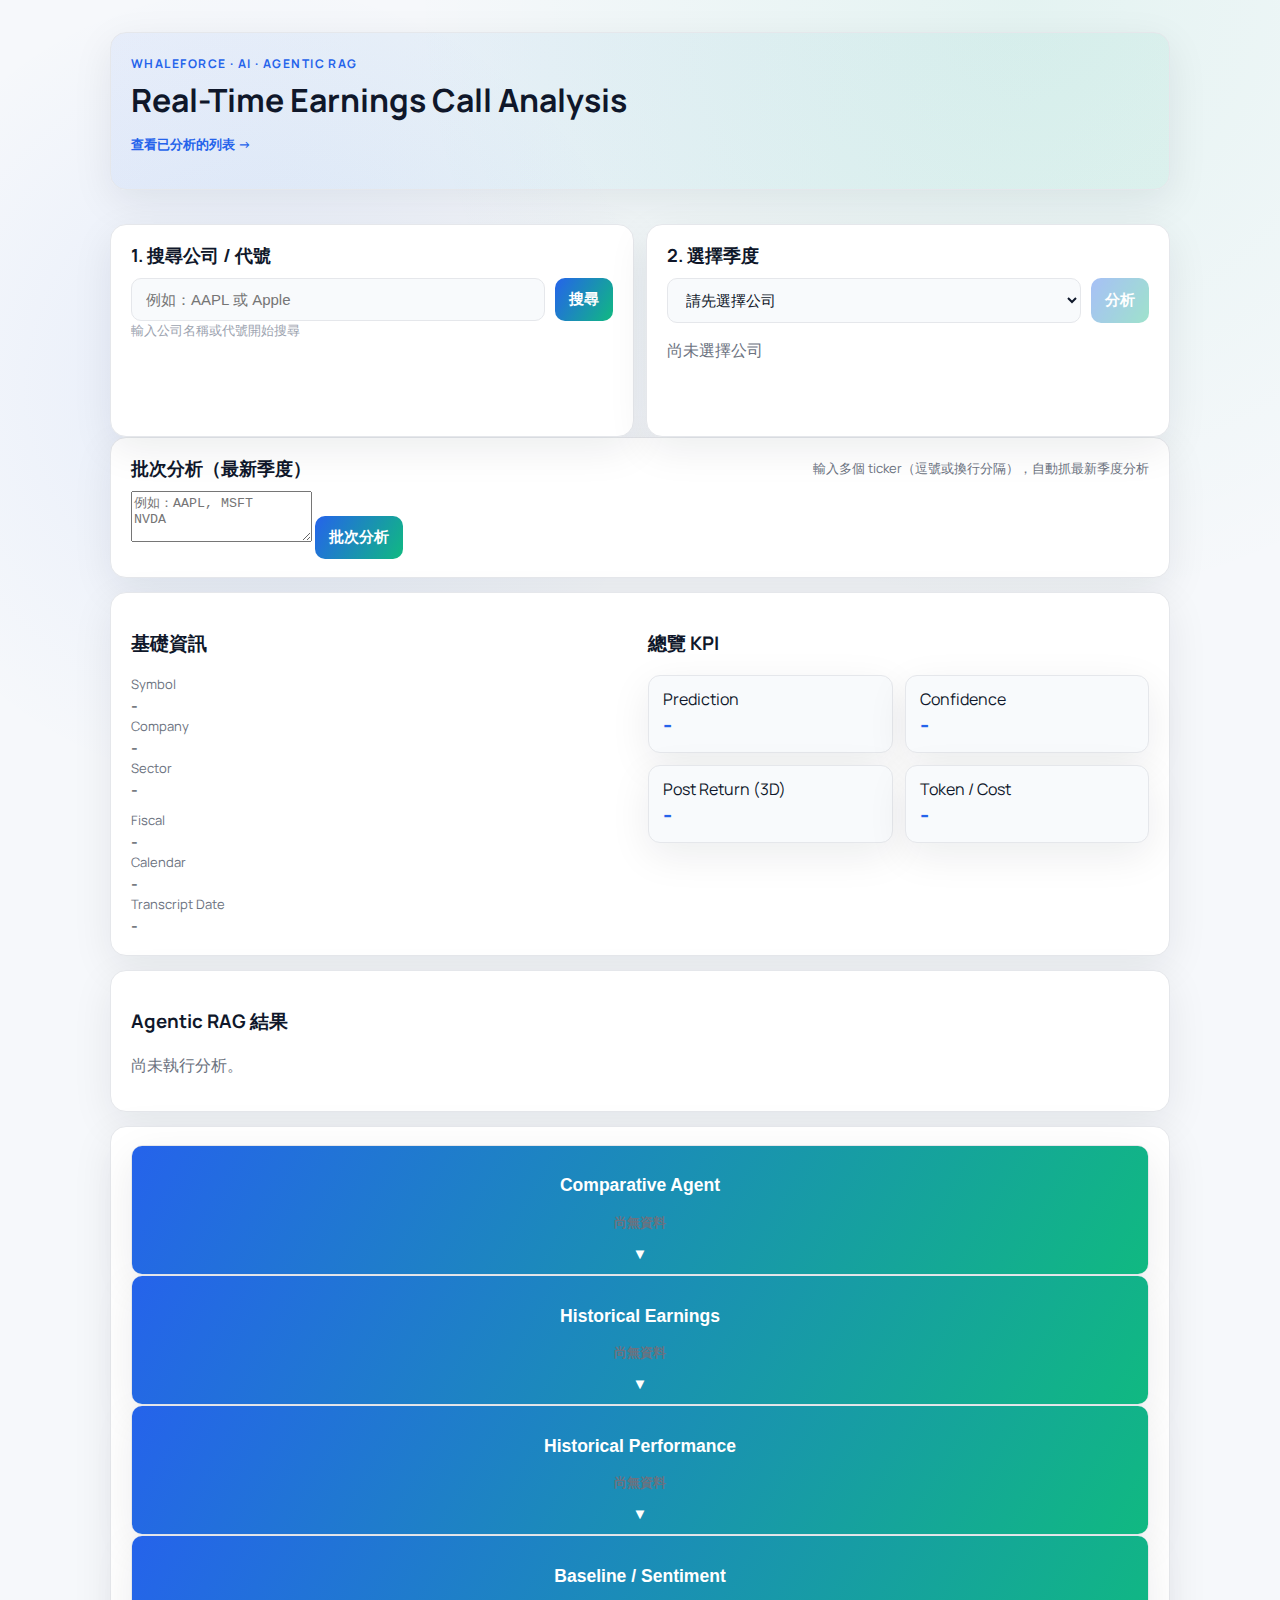
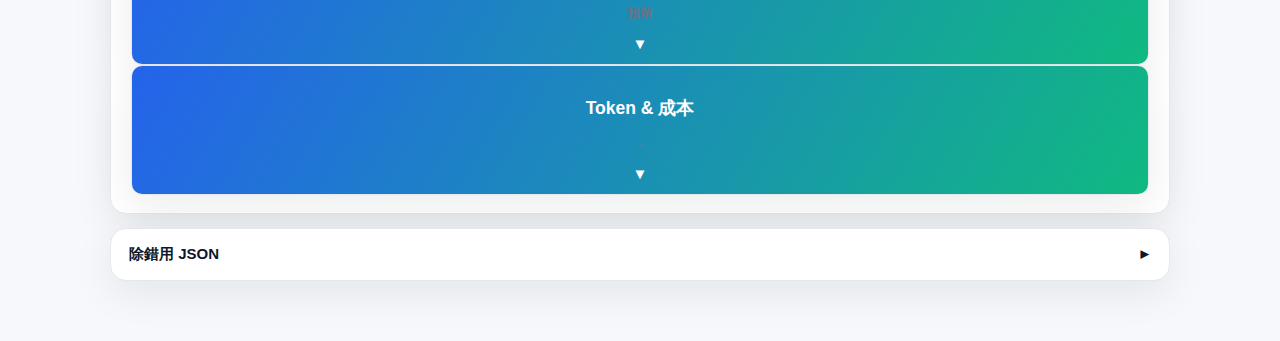
<file: static/index.html>
<!DOCTYPE html>
<html lang="zh-Hant">
  <head>
    <meta charset="UTF-8" />
    <meta name="viewport" content="width=device-width, initial-scale=1.0" />
    <title>Route B · Earnings Call Analysis</title>
    <link
      href="https://fonts.googleapis.com/css2?family=Manrope:wght@400;600;700&display=swap"
      rel="stylesheet"
    />
    <link rel="stylesheet" href="styles.css" />
  </head>
  <body>
    <div class="app-shell">
      <header class="hero">
        <p class="eyebrow">WHALEFORCE · AI · AGENTIC RAG</p>
        <h1>Real-Time Earnings Call Analysis</h1>
        <p class="lede"></p>
        <p class="muted small"><a class="link-light" href="calls.html">查看已分析的列表 →</a></p>
      </header>

      <div class="steps-grid">
        <section class="panel">
          <div class="panel-header">
            <h2>1. 搜尋公司 / 代號</h2>
          </div>
          <div class="search-row">
            <input id="search-input" type="text" placeholder="例如：AAPL 或 Apple" />
            <button id="search-btn">搜尋</button>
          </div>
          <div id="status" class="status-text"></div>
          <div id="results" class="results-list"></div>
        </section>

        <section class="panel">
          <div class="panel-header">
            <h2>2. 選擇季度</h2>
          </div>
          <div class="dates-row">
            <select id="dates-select">
              <option value="">請先選擇公司</option>
            </select>
            <button id="analyze-btn" disabled>分析</button>
          </div>
          <p id="selected-symbol" class="muted info-text">尚未選擇公司</p>
          <p id="dates-hint" class="muted small"></p>
        </section>
      </div>

      <section class="panel card-full">
        <div class="panel-header">
          <h2>批次分析（最新季度）</h2>
          <div class="muted small">輸入多個 ticker（逗號或換行分隔），自動抓最新季度分析</div>
        </div>
        <div class="batch-row">
          <textarea id="batch-input" rows="3" placeholder="例如：AAPL, MSFT&#10;NVDA"></textarea>
          <button id="batch-btn">批次分析</button>
        </div>
        <div id="batch-status" class="muted small"></div>
        <div id="batch-results" class="batch-table"></div>
      </section>

      <section class="panel card-full">
        <div class="info-kpi-grid">
          <div>
            <h3>基礎資訊</h3>
            <div class="meta meta-split">
              <div class="meta-col">
                <div><span class="label">Symbol</span><span id="meta-symbol">-</span></div>
                <div><span class="label">Company</span><span id="meta-company">-</span></div>
                <div><span class="label">Sector</span><span id="meta-sector">-</span></div>
              </div>
              <div class="meta-col">
                <div><span class="label">Fiscal</span><span id="meta-fiscal">-</span></div>
                <div><span class="label">Calendar</span><span id="meta-calendar">-</span></div>
                <div><span class="label">Transcript Date</span><span id="meta-date">-</span></div>
              </div>
            </div>
          </div>
          <div>
            <h3>總覽 KPI</h3>
            <div class="kpi-grid">
              <div class="kpi-card">
                <span class="label">Prediction</span>
                <div id="kpi-pred" class="kpi-value">-</div>
              </div>
              <div class="kpi-card">
                <span class="label">Confidence</span>
                <div id="kpi-conf" class="kpi-value">-</div>
              </div>
              <div class="kpi-card">
                <span class="label">Post Return (3D)</span>
                <div id="kpi-return" class="kpi-value">-</div>
              </div>
              <div class="kpi-card">
                <span class="label">Token / Cost</span>
                <div id="kpi-cost" class="kpi-value small">-</div>
              </div>
            </div>
          </div>
        </div>
      </section>

      <section class="panel card-full">
        <h3>Agentic RAG 結果</h3>
        <div id="agentic-content" class="agentic">
          <p class="muted">尚未執行分析。</p>
        </div>
      </section>

      <section class="panel card-full detail-list">
        <div class="detail-card">
          <button class="detail-toggle" type="button" aria-expanded="false" data-target="detail-cmp">
            <div>
              <h3>Comparative Agent</h3>
              <p id="detail-cmp-summary" class="muted small">尚無資料</p>
            </div>
            <span class="chevron">▼</span>
          </button>
          <div id="detail-cmp" class="detail-body" hidden>尚無資料</div>
        </div>
        <div class="detail-card">
          <button class="detail-toggle" type="button" aria-expanded="false" data-target="detail-hist">
            <div>
              <h3>Historical Earnings</h3>
              <p id="detail-hist-summary" class="muted small">尚無資料</p>
            </div>
            <span class="chevron">▼</span>
          </button>
          <div id="detail-hist" class="detail-body" hidden>尚無資料</div>
        </div>
        <div class="detail-card">
          <button class="detail-toggle" type="button" aria-expanded="false" data-target="detail-perf">
            <div>
              <h3>Historical Performance</h3>
              <p id="detail-perf-summary" class="muted small">尚無資料</p>
            </div>
            <span class="chevron">▼</span>
          </button>
          <div id="detail-perf" class="detail-body" hidden>尚無資料</div>
        </div>
        <div class="detail-card">
          <button class="detail-toggle" type="button" aria-expanded="false" data-target="detail-baseline">
            <div>
              <h3>Baseline / Sentiment</h3>
              <p id="detail-baseline-summary" class="muted small">預留</p>
            </div>
            <span class="chevron">▼</span>
          </button>
          <div id="detail-baseline" class="detail-body" hidden>預留</div>
        </div>
        <div class="detail-card">
          <button class="detail-toggle" type="button" aria-expanded="false" data-target="detail-tokens">
            <div>
              <h3>Token & 成本</h3>
              <p id="detail-tokens-summary" class="muted small">-</p>
            </div>
            <span class="chevron">▼</span>
          </button>
          <div id="detail-tokens" class="detail-body" hidden>-</div>
        </div>
      </section>

      <section class="panel collapsible">
        <button class="collapse-toggle" type="button" aria-expanded="false" aria-controls="debug-json">
          <span>除錯用 JSON</span>
          <span class="chevron">▼</span>
        </button>
        <div id="debug-json-wrap" class="collapse-body" hidden>
          <pre id="debug-json" class="debug-block">{}</pre>
        </div>
      </section>
    </div>

    <script src="script.js"></script>
  </body>
</html>
</file>
<file: static/styles.css>
:root {
  --bg: #f6f8fb;
  --card: #ffffff;
  --muted: #6b7280;
  --accent: #2563eb;
  --accent-2: #10b981;
  --text: #0f172a;
  --border: #e5e7eb;
  --shadow: 0 12px 40px rgba(15, 23, 42, 0.08);
  --success: #16a34a;
}

*,
*::before,
*::after {
  box-sizing: border-box;
}

body {
  margin: 0;
  background: radial-gradient(circle at 20% 20%, rgba(37, 99, 235, 0.08), transparent 22%),
    radial-gradient(circle at 80% 0%, rgba(16, 185, 129, 0.08), transparent 28%),
    var(--bg);
  color: var(--text);
  font-family: "Manrope", system-ui, -apple-system, BlinkMacSystemFont, "Segoe UI", sans-serif;
  min-height: 100vh;
}

.app-shell {
  max-width: 1100px;
  margin: 0 auto;
  padding: 32px 20px 60px;
}

.hero {
  margin-bottom: 20px;
  background: linear-gradient(120deg, rgba(37, 99, 235, 0.07), rgba(16, 185, 129, 0.07));
  border: 1px solid var(--border);
  border-radius: 16px;
  padding: 22px 20px;
  box-shadow: var(--shadow);
}

.eyebrow {
  text-transform: uppercase;
  letter-spacing: 0.12em;
  color: var(--accent);
  font-weight: 700;
  margin: 0 0 6px;
  font-size: 12px;
}

h1 {
  margin: 0 0 8px;
  font-size: 32px;
}

.lede {
  margin: 0;
  color: var(--muted);
  max-width: 760px;
  line-height: 1.6;
}

.panel {
  background: var(--card);
  border: 1px solid var(--border);
  border-radius: 16px;
  padding: 18px 20px;
  margin-top: 14px;
  box-shadow: var(--shadow);
}

.steps-grid {
  display: grid;
  gap: 12px;
  grid-template-columns: repeat(auto-fit, minmax(320px, 1fr));
  align-items: stretch;
}

.steps-grid .panel {
  height: 100%;
  display: flex;
  flex-direction: column;
}

.panel-header {
  display: flex;
  align-items: center;
  justify-content: space-between;
  gap: 12px;
  margin-bottom: 10px;
  text-align: left;
}

h2 {
  margin: 0;
  font-size: 18px;
}

.muted {
  color: var(--muted);
}

.link-light {
  color: var(--accent);
  text-decoration: none;
  font-weight: 600;
}

.link-light:hover {
  text-decoration: underline;
}

.small {
  font-size: 13px;
}

.search-row,
.dates-row {
  display: grid;
  grid-template-columns: minmax(200px, 1fr) auto;
  gap: 10px;
}

input,
select,
button {
  border-radius: 10px;
  border: 1px solid var(--border);
  background: #f8fafc;
  color: var(--text);
  padding: 12px 14px;
  font-size: 15px;
}

button {
  background: linear-gradient(120deg, var(--accent), var(--accent-2));
  border: none;
  font-weight: 700;
  color: #fff;
  cursor: pointer;
  transition: transform 0.05s ease, box-shadow 0.2s ease;
}

button:disabled {
  opacity: 0.4;
  cursor: not-allowed;
  box-shadow: none;
}

button:not(:disabled):hover {
  box-shadow: 0 10px 30px rgba(56, 189, 248, 0.25);
}

button:not(:disabled):active {
  transform: translateY(1px);
}

.results-list {
  margin-top: 12px;
  display: grid;
  gap: 8px;
}

.result-item {
  border: 1px solid var(--border);
  border-radius: 12px;
  padding: 10px 12px;
  display: flex;
  justify-content: space-between;
  align-items: center;
  background: #f8fafc;
}

.result-item .info {
  display: flex;
  flex-direction: column;
  gap: 3px;
}

.result-item .title {
  font-weight: 700;
}

.chip {
  background: rgba(56, 189, 248, 0.12);
  color: var(--accent);
  border-radius: 8px;
  padding: 4px 8px;
  font-size: 12px;
  border: 1px solid rgba(56, 189, 248, 0.3);
}

.grid {
  display: grid;
  gap: 14px;
  grid-template-columns: repeat(auto-fit, minmax(260px, 1fr));
}

.card {
  border: 1px solid var(--border);
  border-radius: 12px;
  padding: 14px;
  background: #fdfefe;
  box-shadow: var(--shadow);
}

.card-full {
  width: 100%;
}

.info-kpi-grid {
  display: grid;
  grid-template-columns: repeat(auto-fit, minmax(320px, 1fr));
  gap: 16px;
  align-items: start;
}

.kpi-grid {
  display: grid;
  grid-template-columns: repeat(auto-fit, minmax(180px, 1fr));
  gap: 12px;
}

.kpi-card {
  background: #f8fafc;
  border: 1px solid var(--border);
  border-radius: 12px;
  padding: 12px 14px;
  box-shadow: var(--shadow);
}

.kpi-value {
  font-size: 22px;
  font-weight: 800;
  color: var(--accent);
}

.detail-grid {
  display: grid;
  grid-template-columns: repeat(auto-fit, minmax(260px, 1fr));
  gap: 12px;
}

.detail-card {
  border: 1px solid var(--border);
  border-radius: 12px;
  background: #fdfefe;
  box-shadow: var(--shadow);
  display: flex;
  flex-direction: column;
}

.detail-header {
  padding: 12px 14px;
  border-bottom: 1px solid var(--border);
}

.detail-body {
  padding: 12px 14px 16px;
  white-space: pre-wrap;
  word-break: break-word;
}

.accordion {
  border: 1px solid var(--border);
  border-radius: 12px;
  overflow: hidden;
  background: #f8fafc;
}

.accordion-item + .accordion-item {
  border-top: 1px solid var(--border);
}

.accordion-header {
  width: 100%;
  text-align: left;
  background: transparent;
  border: none;
  padding: 12px 14px;
  display: flex;
  justify-content: space-between;
  align-items: center;
  font-weight: 700;
  color: var(--text);
  cursor: pointer;
}

.accordion-header .chevron {
  transition: transform 0.2s ease;
}

.accordion-header[aria-expanded="false"] .chevron {
  transform: rotate(-90deg);
}

.accordion-body {
  padding: 12px 14px 14px;
  background: #ffffff;
  color: var(--text);
}

.meta {
  display: grid;
  gap: 10px;
}

.meta .label {
  display: block;
  color: var(--muted);
  font-size: 13px;
  margin-bottom: 2px;
}

.table-wrapper {
  overflow-x: auto;
}

.debug-block {
  background: #0f172a;
  color: #e5e7eb;
  border-radius: 12px;
  padding: 12px;
  border: 1px solid #111827;
  overflow-x: auto;
}

.collapsible {
  padding: 0;
  overflow: hidden;
}

.collapse-toggle {
  width: 100%;
  padding: 16px 18px;
  border: none;
  background: transparent;
  font-size: 15px;
  font-weight: 700;
  color: var(--text);
  display: flex;
  align-items: center;
  justify-content: space-between;
  cursor: pointer;
}

.collapse-toggle .chevron {
  transition: transform 0.2s ease;
}

.collapse-body {
  border-top: 1px solid var(--border);
  padding: 12px 14px 16px;
}

.collapsed .collapse-body {
  display: none;
}

.collapsed .collapse-toggle .chevron {
  transform: rotate(-90deg);
}

table {
  width: 100%;
  border-collapse: collapse;
}

th,
td {
  border-bottom: 1px solid var(--border);
  padding: 10px 8px;
  text-align: left;
}

th {
  color: var(--muted);
  font-weight: 700;
  font-size: 14px;
}

.secondary {
  background: #0f172a;
  border: 1px solid var(--border);
}

.agentic h4 {
  margin: 8px 0 4px;
}

.agentic ul {
  padding-left: 18px;
  margin: 6px 0 0;
  color: var(--text);
}

.debug-block {
  background: #0b1220;
  color: #a5b4fc;
  border-radius: 12px;
  padding: 12px;
  border: 1px solid var(--border);
  overflow-x: auto;
}

#status {
  font-size: 13px;
  color: var(--muted);
}

.badge {
  display: inline-flex;
  align-items: center;
  gap: 6px;
  font-size: 12px;
  padding: 4px 8px;
  border-radius: 8px;
  background: rgba(34, 197, 94, 0.15);
  border: 1px solid rgba(34, 197, 94, 0.4);
  color: var(--success);
  font-weight: 700;
}

@media (max-width: 640px) {
  .search-row,
  .dates-row {
    grid-template-columns: 1fr;
  }

  .panel-header {
    flex-direction: column;
    align-items: flex-start;
  }
}
</file>
